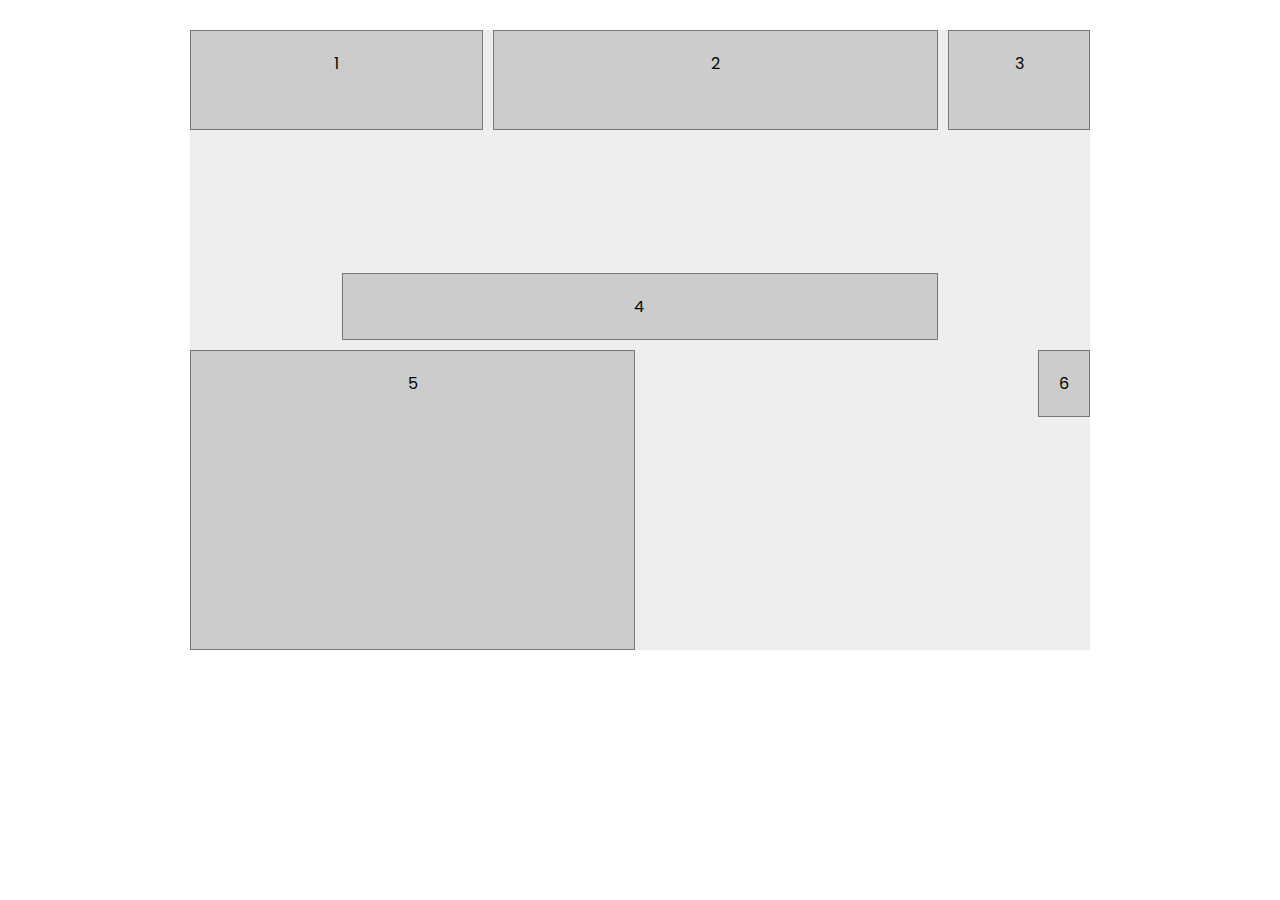
<file: 1 - basics/index.html>
<html lang="en">
<head>
  <meta charset="UTF-8">
  <meta http-equiv="X-UA-Compatible" content="IE=edge">
  <meta name="viewport" content="width=device-width, initial-scale=1.0">
  <title>CSS Grid Basics</title>
  <link rel="stylesheet" href="styles.css">
</head>
<body>
    <div class="grid-container">
        <div>1</div>
        <div>2</div>
        <div>3</div>
        <div>4</div>
        <div>5</div>
        <div>6</div>
    </div>
</body>
</html>
</file>
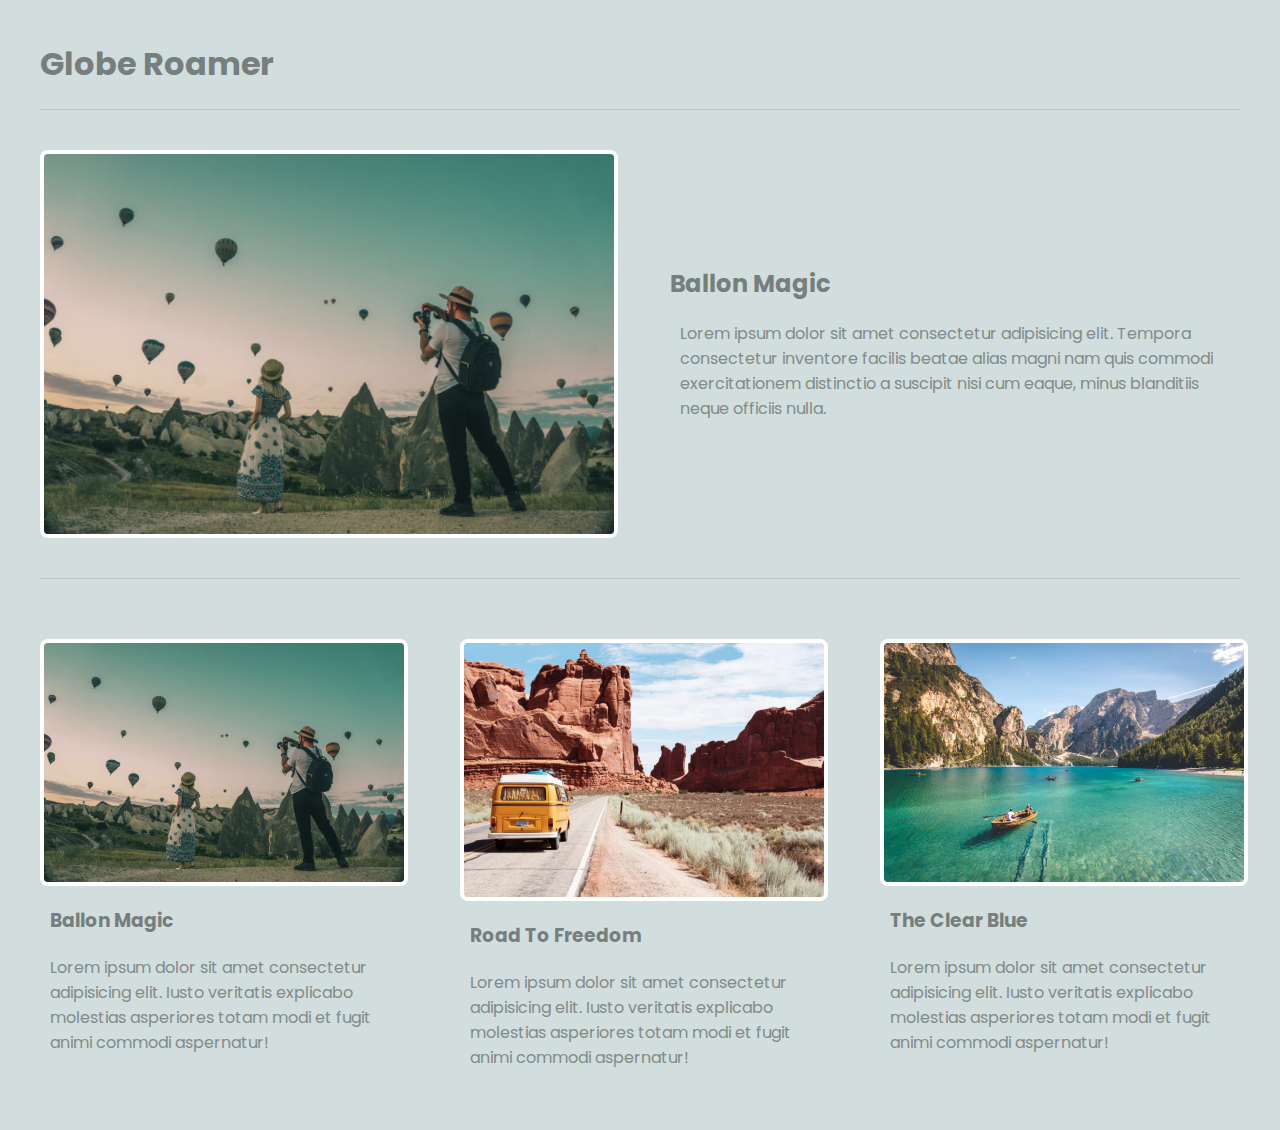
<file: 2 - multi-column/index.html>
<html lang="en">
<head>
  <meta charset="UTF-8">
  <meta http-equiv="X-UA-Compatible" content="IE=edge">
  <meta name="viewport" content="width=device-width, initial-scale=1.0">
  <title>Multi Column Blog Layout</title>
  <link rel="stylesheet" href="styles.css">
</head>
<body>
  <header>
    <h1>Globe Roamer</h1>
  </header>
    <main class="grid-container">
      <article class="featured">
          <img src="img/1.png" alt="featured img">
          <div>
              <h2>Ballon Magic</h2>
              <p>Lorem ipsum dolor sit amet consectetur adipisicing elit. Tempora consectetur inventore facilis
                 beatae alias magni nam quis commodi exercitationem distinctio a suscipit 
                 nisi cum eaque, minus blanditiis neque officiis nulla.</p>
          </div>
      </article>
      <article>
        <img src="img/1.png" alt="featured img">
        <div>
          <h3>Ballon Magic</h3>
          <p>Lorem ipsum dolor sit amet consectetur adipisicing elit. 
            Iusto veritatis explicabo molestias asperiores totam modi et fugit animi commodi aspernatur!</p>
        </div>
      </article>
      <article>
        <img src="img/2.png" alt="featured img">
        <div>
          <h3>Road To Freedom</h3>
          <p>Lorem ipsum dolor sit amet consectetur adipisicing elit. 
            Iusto veritatis explicabo molestias asperiores totam modi et fugit animi commodi aspernatur!</p>
        </div>
      </article>
      <article>
        <img src="img/3.png" alt="featured img">
        <div>
          <h3>The Clear Blue</h3>
          <p>Lorem ipsum dolor sit amet consectetur adipisicing elit. 
            Iusto veritatis explicabo molestias asperiores totam modi et fugit animi commodi aspernatur!</p>
        </div>
      </article>
    </main>
</body>
</html>
</file>
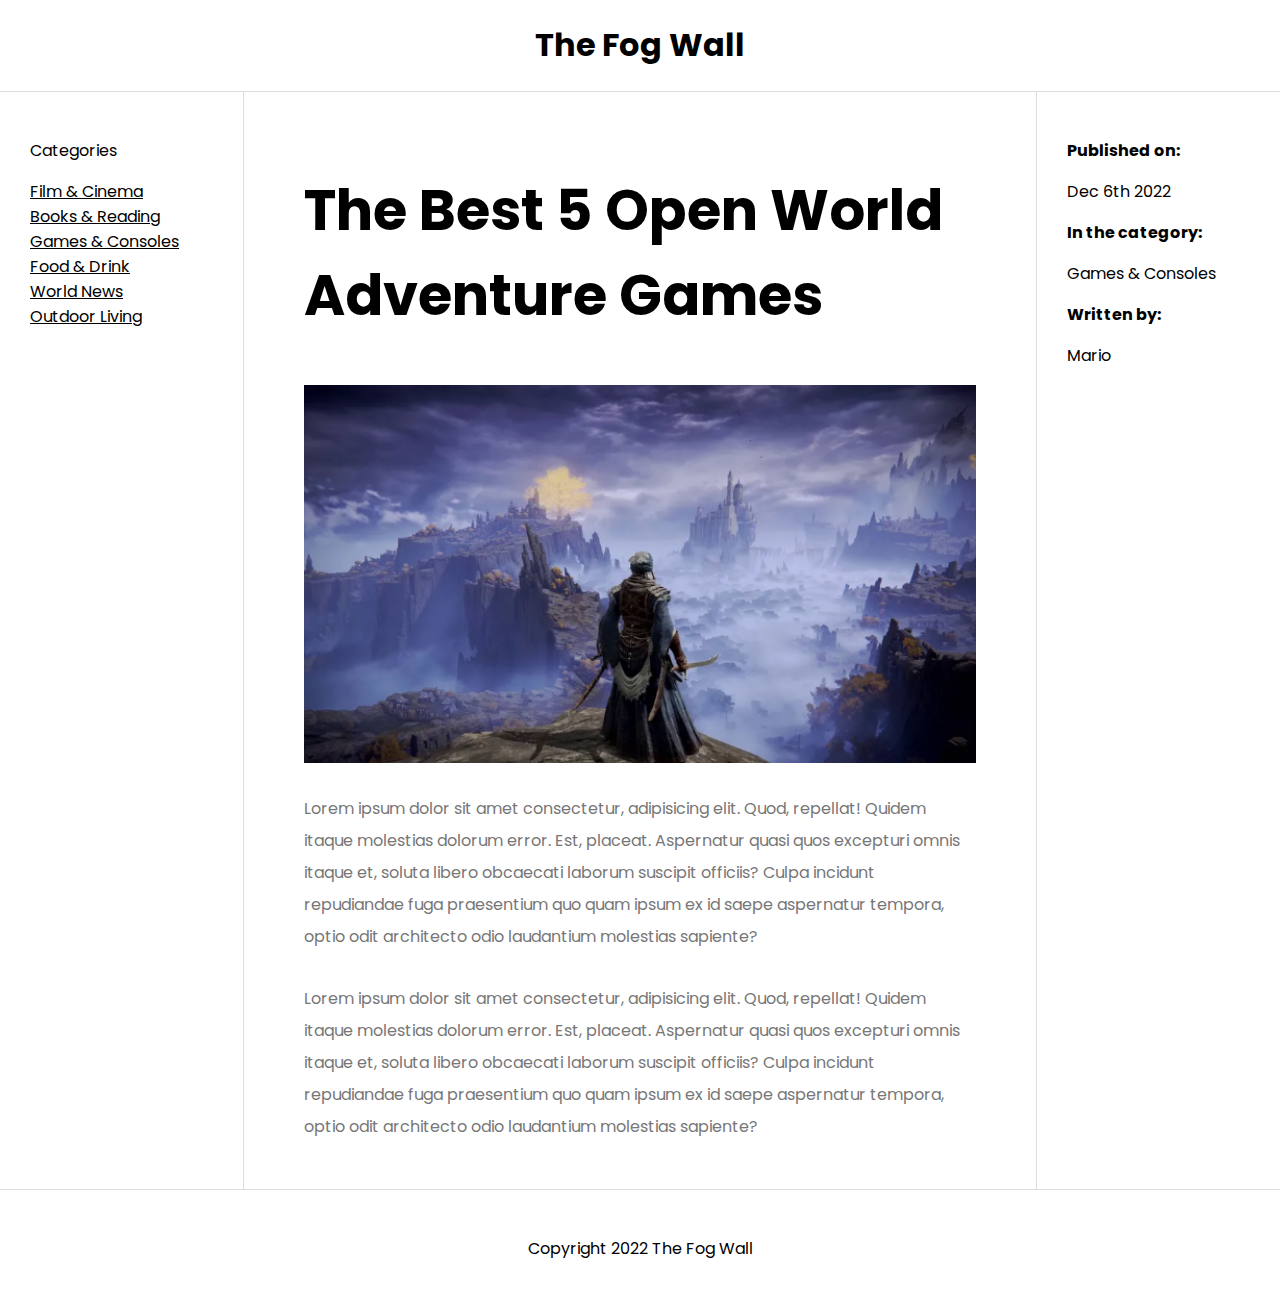
<file: 3 - holy-grail/index.html>
<html lang="en">
<head>
  <meta charset="UTF-8">
  <meta http-equiv="X-UA-Compatible" content="IE=edge">
  <meta name="viewport" content="width=device-width, initial-scale=1.0">
  <title>Holy Grail Layout</title>
  <link rel="stylesheet" href="styles.css">
</head>
<body>
  <div class="grid-container">
      <header>
          <h1>The Fog Wall</h1>
      </header>
      <nav>
        <p>Categories</p>
        <li>Film & Cinema</li>
        <li>Books & Reading</li>
        <li>Games & Consoles</li>
        <li>Food & Drink</li>
        <li>World News</li>
        <li>Outdoor Living</li>
      </nav>
      <article>
          <h2>The Best 5 Open World Adventure Games</h2>
          <img src="img/banner.png" alt="article banner">
          <p>Lorem ipsum dolor sit amet consectetur, adipisicing elit. Quod, repellat! Quidem itaque molestias dolorum error. 
            Est, placeat. Aspernatur quasi quos excepturi omnis itaque et, soluta libero obcaecati laborum suscipit officiis? 
            Culpa incidunt repudiandae fuga praesentium quo quam ipsum ex id saepe aspernatur tempora, optio
            odit architecto odio laudantium molestias sapiente?</p>
          <p>Lorem ipsum dolor sit amet consectetur, adipisicing elit. Quod, repellat! Quidem itaque molestias dolorum error. 
            Est, placeat. Aspernatur quasi quos excepturi omnis itaque et, soluta libero obcaecati laborum suscipit officiis? 
            Culpa incidunt repudiandae fuga praesentium quo quam ipsum ex id saepe aspernatur tempora, optio
            odit architecto odio laudantium molestias sapiente?</p>
      </article>
      <aside>
        <ul>
          <li>
              <p><strong>Published on:</strong></p>
              <p>Dec 6th 2022</p>
          </li>
          <li>
            <p><strong>In the category:</strong></p>
            <p>Games & Consoles</p>
        </li>
        <li>
          <p><strong>Written by:</strong></p>
          <p>Mario</p>
      </li>
        </ul>
      </aside>
      <footer>
        <p>Copyright 2022 The Fog Wall</p>
      </footer>
  </div>
</body>
</html>
</file>
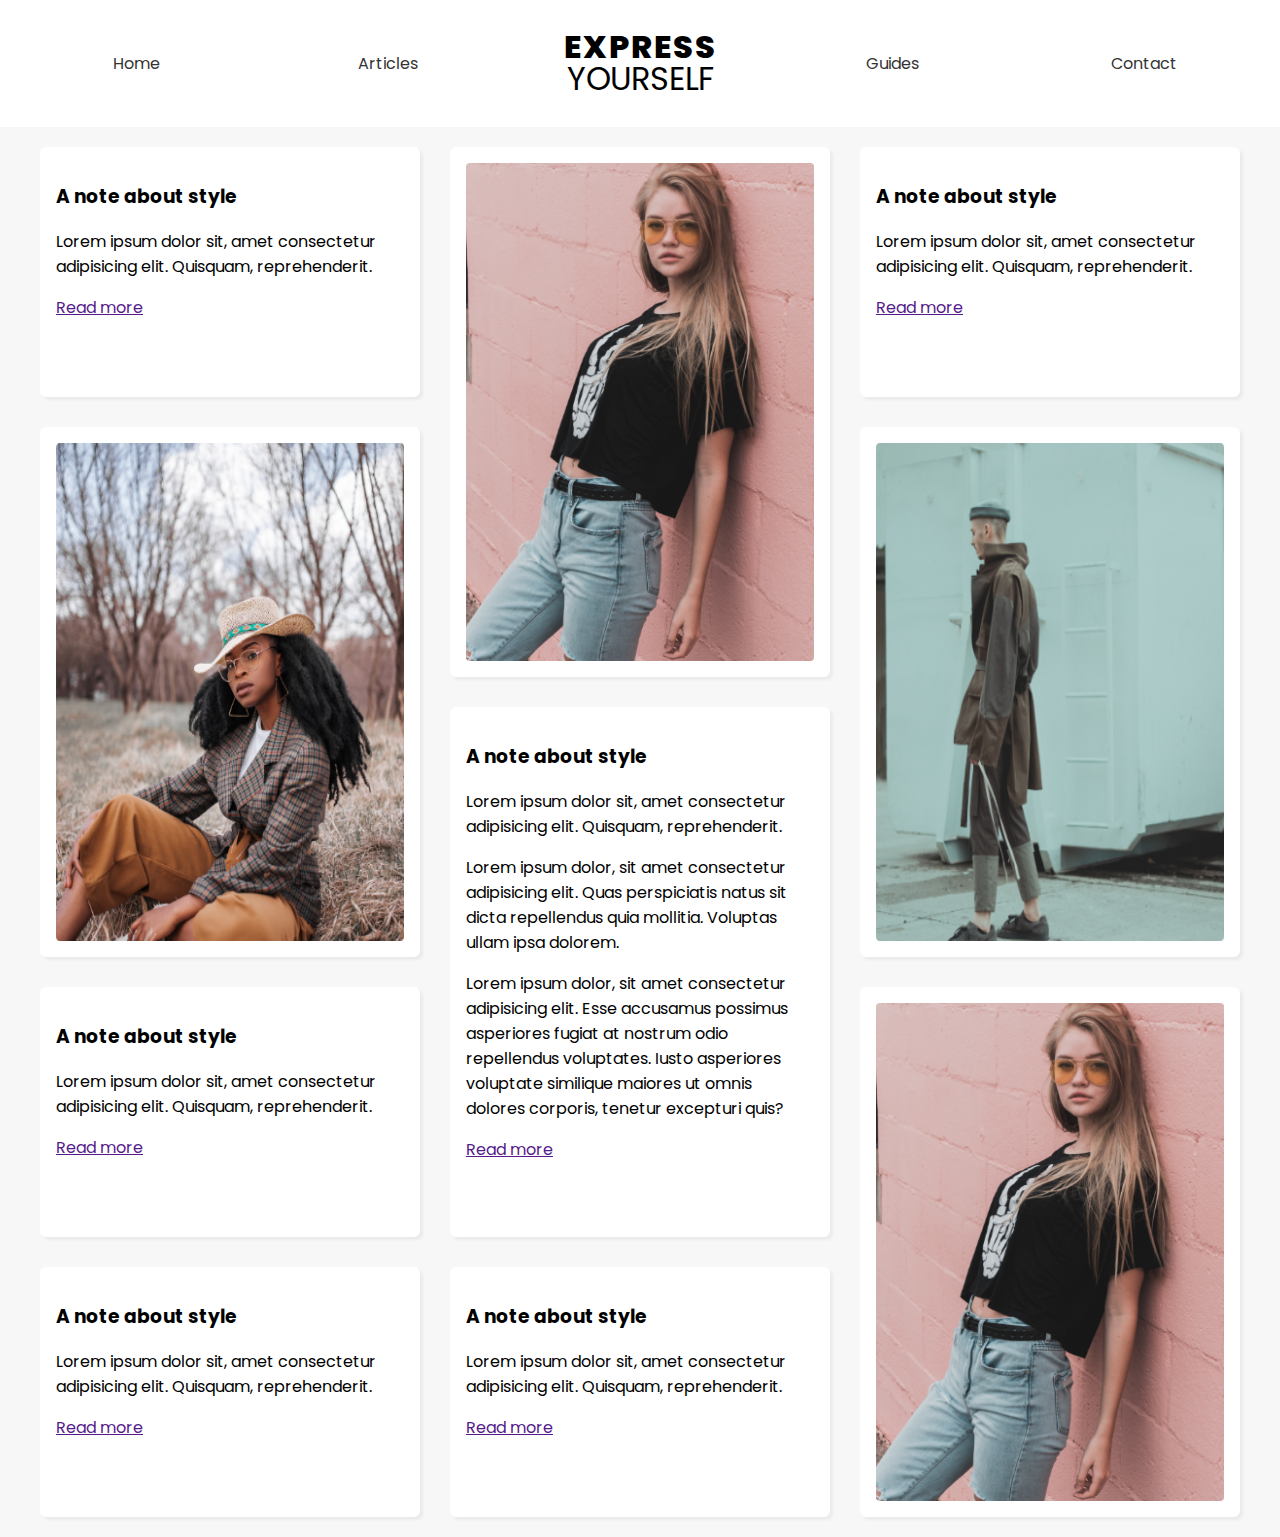
<file: 4 - masonry/index.html>
<html lang="en">
<head>
  <meta charset="UTF-8">
  <meta http-equiv="X-UA-Compatible" content="IE=edge">
  <meta name="viewport" content="width=device-width, initial-scale=1.0">
  <title>Masonry Style Layout</title>
  <link rel="stylesheet" href="styles.css">
</head>
<body>
  <header>
      <nav>
          <a href="/">Home</a>
          <a href="">Articles</a>
          <h1>
            <div>Express</div>
            <div>Yourself</div>
          </h1>
          <a href="/">Guides</a>
          <a href="">Contact</a>
      </nav>
  </header>
  <main>
    <div class="short">
      <h3>A note about style</h3>
      <p>Lorem ipsum dolor sit, amet consectetur adipisicing elit. Quisquam, reprehenderit.</p>
      <a href="">Read more</a>
    </div>
    <div class="tall">
      <img src="img/1.png" alt="model">
    </div>
    <div class="short">
      <h3>A note about style</h3>
      <p>Lorem ipsum dolor sit, amet consectetur adipisicing elit. Quisquam, reprehenderit.</p>
      <a href="">Read more</a>
    </div>
    <div class="tall">
      <img src="img/2.png" alt="model">
    </div>
    <div class="tall">
      <img src="img/3.png" alt="model">
    </div>
    <div class="tall">
      <h3>A note about style</h3>
      <p>Lorem ipsum dolor sit, amet consectetur adipisicing elit. Quisquam, reprehenderit.</p>
      <p>Lorem ipsum dolor, sit amet consectetur adipisicing elit. Quas perspiciatis natus sit dicta repellendus quia mollitia. Voluptas ullam ipsa dolorem.</p>
      <p>Lorem ipsum dolor, sit amet consectetur adipisicing elit. Esse accusamus possimus asperiores fugiat at nostrum odio repellendus voluptates. Iusto asperiores voluptate similique maiores ut omnis dolores corporis, tenetur excepturi quis?</p>
      <a href="">Read more</a>
    </div>
    <div class="short">
      <h3>A note about style</h3>
      <p>Lorem ipsum dolor sit, amet consectetur adipisicing elit. Quisquam, reprehenderit.</p>
      <a href="">Read more</a>
    </div>
    <div class="tall">
      <img src="img/1.png" alt="model">
    </div>
    <div class="short">
      <h3>A note about style</h3>
      <p>Lorem ipsum dolor sit, amet consectetur adipisicing elit. Quisquam, reprehenderit.</p>
      <a href="">Read more</a>
    </div>
    <div class="short">
      <h3>A note about style</h3>
      <p>Lorem ipsum dolor sit, amet consectetur adipisicing elit. Quisquam, reprehenderit.</p>
      <a href="">Read more</a>
    </div>
  </main>
</body>
</html>
</file>
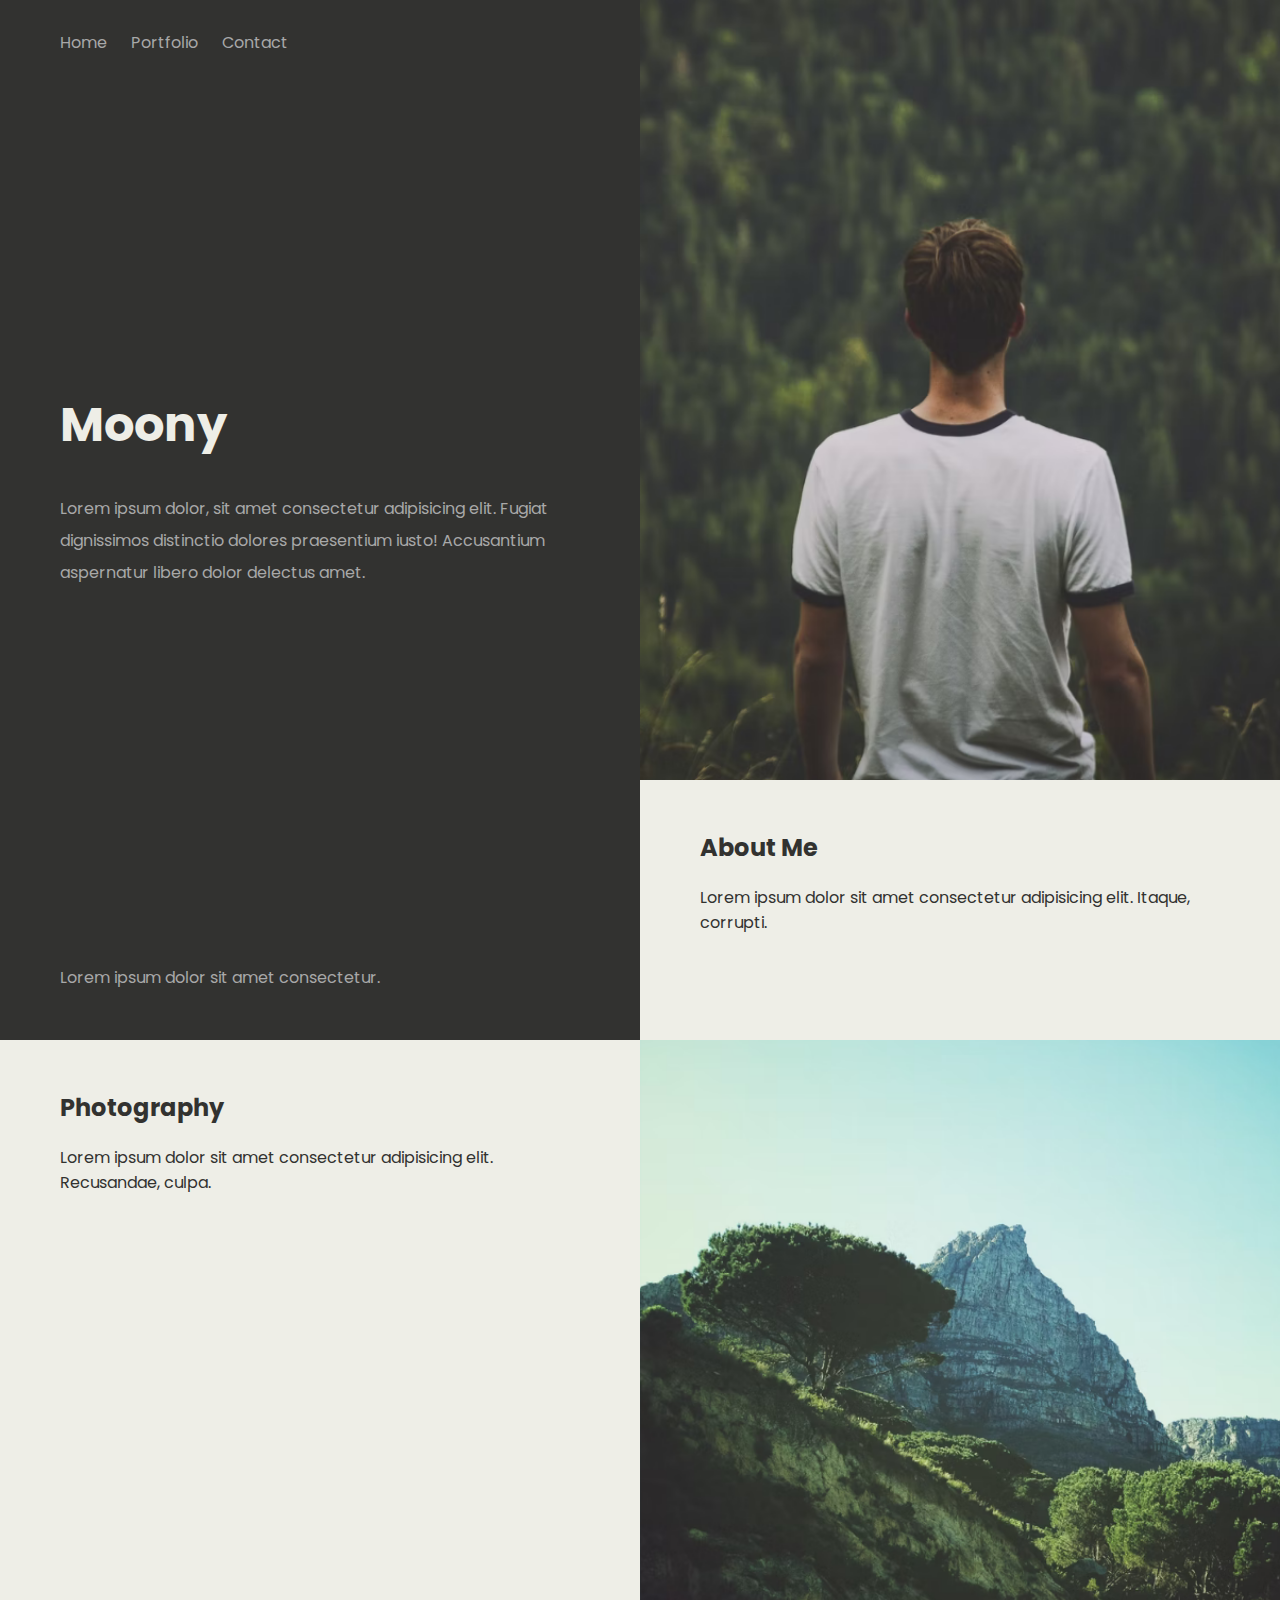
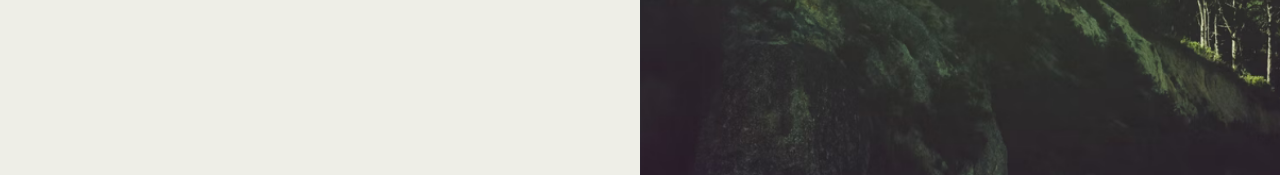
<file: 5 - portfolio/index.html>
<html lang="en">
<head>
  <meta charset="UTF-8">
  <meta http-equiv="X-UA-Compatible" content="IE=edge">
  <meta name="viewport" content="width=device-width, initial-scale=1.0">
  <title>Portfolio Full-Screen Layout</title>
  <link rel="stylesheet" href="styles.css">
</head>
<body>
  <main>
    <div class="panel welcome">
      <nav>
        <a href="">Home</a>
        <a href="">Portfolio</a>
        <a href="">Contact</a>
      </nav>
      <div>
        <h1>Moony</h1>
        <p>Lorem ipsum dolor, sit amet consectetur adipisicing elit. Fugiat dignissimos distinctio dolores praesentium iusto! Accusantium aspernatur libero dolor delectus amet.</p>
      </div>
      <footer>
        <p>Lorem ipsum dolor sit amet consectetur.</p>
      </footer>
    </div>
    <div class="panel about">
      <img src="img/1.png" alt="main pic">
      <div class="text">
        <h2>About Me</h2>
        <p>Lorem ipsum dolor sit amet consectetur adipisicing elit. Itaque, corrupti.</p>
      </div>
    </div>
    <div class="panel photos">
      <div class="text">
        <h2>Photography</h2>
        <p>Lorem ipsum dolor sit amet consectetur adipisicing elit. Recusandae, culpa.</p>
      </div>
      <img src="img/2.png" alt="landscape pic">
    </div>
  </main>
</body>
</html>
</file>
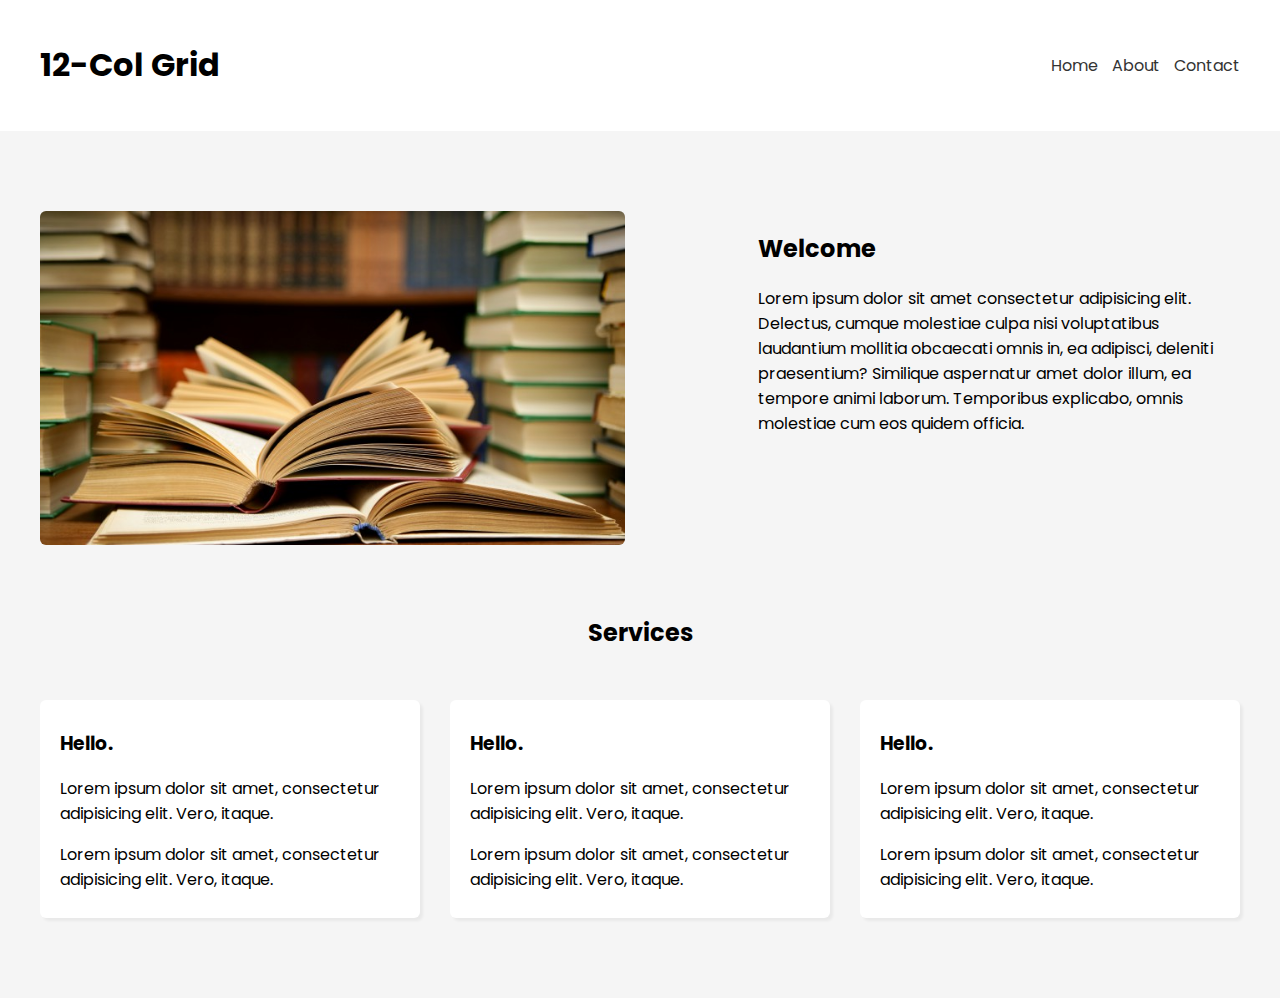
<file: 6 - twelve-col/index.html>
<html lang="en">
<head>
  <meta charset="UTF-8">
  <meta http-equiv="X-UA-Compatible" content="IE=edge">
  <meta name="viewport" content="width=device-width, initial-scale=1.0">
  <title>12-Column Grid</title>
  <link rel="stylesheet" href="styles.css">
</head>
<body>
    <header class="grid">
      <h1>12-Col Grid</h1>
      <nav>
        <a href="">Home</a>
        <a href="">About</a>
        <a href="">Contact</a>
      </nav>
    </header>
    <main class="grid">
      <img src="./books-700x400.jpg" alt="bill murray">
      <div class="welcome">
        <h2>Welcome</h2>
        <p>Lorem ipsum dolor sit amet consectetur adipisicing elit. Delectus, cumque molestiae culpa nisi voluptatibus laudantium mollitia obcaecati omnis in, ea adipisci, deleniti praesentium? Similique aspernatur amet dolor illum, ea tempore animi laborum. Temporibus explicabo, omnis molestiae cum eos quidem officia.</p>
      </div>
      <h2>Services</h2>
      <div class="card">
        <h3>Hello.</h3>
        <p>Lorem ipsum dolor sit amet, consectetur adipisicing elit. Vero, itaque.</p>
        <p>Lorem ipsum dolor sit amet, consectetur adipisicing elit. Vero, itaque.</p>
      </div>
      <div class="card">
        <h3>Hello.</h3>
        <p>Lorem ipsum dolor sit amet, consectetur adipisicing elit. Vero, itaque.</p>
        <p>Lorem ipsum dolor sit amet, consectetur adipisicing elit. Vero, itaque.</p>
      </div>
      <div class="card">
        <h3>Hello.</h3>
        <p>Lorem ipsum dolor sit amet, consectetur adipisicing elit. Vero, itaque.</p>
        <p>Lorem ipsum dolor sit amet, consectetur adipisicing elit. Vero, itaque.</p>
      </div>
    </main>
</body>
</html>
</file>
<file: 1 - basics/styles.css>
@import url('https://fonts.googleapis.com/css2?family=Poppins:wght@200;400;500;600;800&family=VT323&display=swap');

body {
  margin: 30px;
  font-family: "Poppins";
}

.grid-container{
  display: grid;
  background: #eee;
  max-width: 900px;
  margin:0 auto;
  grid-template-columns: repeat(6,1fr);
  grid-template-rows: 100px 200px 300px;
  gap: 10px;
  justify-items: stretch;
  align-items: stretch;

}

.grid-container > div {
  background: #ccc;
  text-align: center;
  padding: 20px;
  border: 1px solid #777;
}

.grid-container > div:nth-child(1){
  grid-column: 1 / span 2;
}

.grid-container > div:nth-child(2){
  grid-column: 3/ span 3;
}

.grid-container > div:nth-child(3){
  grid-column: span 1;
}

.grid-container > div:nth-child(4){
  grid-column: 2 / 6;
  align-self: end;
}

.grid-container > div:nth-child(5){
  grid-column: span 3;
}

.grid-container > div:nth-child(6){
  grid-column: span 3;
  justify-self: end;
  align-self: start;
}
</file>
<file: 2 - multi-column/styles.css>
@import url('https://fonts.googleapis.com/css2?family=Poppins:wght@200;400;500;600;800&family=VT323&display=swap');

body {
  margin: 20px;
  font-family: "Poppins";
  background: #d1dedd;
}
ul, li {
  padding: 0;
  list-style-type: none;
}
h1,h2,h3 {
  color: #767f7e;
}
p {
  color: #828b8a;
}

header{
  max-width: 1200px;
  margin: 40px auto;
  border-bottom: 1px solid #bbc7c7;
}

.grid-container{
  display: grid;
  grid-template-columns: 1fr 1fr 1fr;
  gap: 60px;
  max-width: 1200px;
  margin: 40px auto;
}

article.featured {
  grid-column: 1 /span 3;
  display: grid;
  grid-template-columns: 1fr 1fr;
  gap: 60px;
  align-items: center;
  border-bottom: 1px solid #bbc7c7;
  padding-bottom: 40px;
}

article img, article.featured img {
  width:100%;
  border:4px solid #fff;
  border-radius: 8px;
}

 article p , article h3 {
  margin: 20px 10px;
} 

/* responsive */
@media screen and (max-width:980px){
  article{
    grid-column: span 3;
    display: grid;
    grid-template-columns: 1fr 1fr;
    gap: 60px;
    align-items: center;
  }
}

@media screen and (max-width:760px){
  article, article.featured{
    display: block;
    margin: 0 20px;
  }
}
</file>
<file: 3 - holy-grail/styles.css>
@import url('https://fonts.googleapis.com/css2?family=Poppins:wght@200;400;500;600;800&family=VT323&display=swap');

body {
  margin: 0;
  font-family: "Poppins";
}
ul, li {
  padding: 0;
  list-style-type: none;
}

.grid-container{
  display: grid;
  grid-template-columns:1fr 3fr 1fr;
  column-gap: 30px;
}

header{
grid-column: span 3;
 text-align: center;
 border-bottom: 1px solid #ddd;
}

nav{
  padding: 30px;
  border-right: 1px solid #ddd;
}

nav li {
  text-decoration: underline;
}

article{
  padding: 30px;
}

article h2{
  font-size: 3.5em;
  max-width: 800px;
}

article img {
  width: 100%;
}

article p {
  margin-top: 30px;
  line-height: 2em;
  color:#777;
} 

aside{
  padding: 30px;
  border-left: 1px solid #ddd;
}

footer{
  grid-column: span 3;
  text-align: center;
  border-top:1px solid #ddd;
  padding: 30px;
}

/* responsive */

@media screen and (max-width:1200px) {
  nav{
    grid-column: span 3;
    border-right: 0;
    border-bottom: 1px solid #ddd;
  }
  nav li {
    display: inline-block;
    margin-right: 10px;
  }
  article{
    grid-column: span 2;
  }
  aside{
    padding: 16px;
  }
}

@media screen and (max-width:980px){
  nav, article, aside {
    grid-column: span 3;
  }
  aside{
    border-left: 0;
    border-top: 1px solid #ddd;
  }
  article h2 {
    font-size: 2.5em;
  }
}
</file>
<file: 4 - masonry/styles.css>
@import url('https://fonts.googleapis.com/css2?family=Poppins:wght@200;400;500;600;800&family=VT323&display=swap');

body{
  margin: 0;
  font-family: "Poppins";
  background: #f7f7f7;
}

header{
  background: #fff;
  padding:10px;
}

nav{
  max-width: 1400px;
  margin: 0 auto;
  display: grid;
  grid-template-columns: repeat(5,1fr);
  text-align: center;
  align-items: center;
}

nav a {
  text-decoration: none;
  color: #333;
}
nav h1 {
  text-transform: uppercase;
  line-height: 1em;
}

nav h1 div:first-child{
  font-weight: 800;
  letter-spacing: 1.5px;
}

nav h1 div:last-child{
  font-weight: 400;
}

main {
  max-width: 1200px;
  margin: 0 auto;
  padding: 20px;
  display: grid;
  grid-template-columns: 1fr 1fr 1fr;
  grid-auto-rows: 250px;
  gap: 30px;
}

main div {
  overflow: hidden;
  background: #fff;
  border: 16px solid #fff;
  border-radius: 6px;
  box-shadow: 3px 3px 3px rgba(0,0,0,0.05);
}

main img {
  width:100%;
  height: 100%;
}

main .short {
  grid-row: span 1
}

main .tall {
  grid-row: span 2
}

@media screen and (max-width:960px){
  main{
  grid-template-columns: 1fr 1fr;

  }
}

@media screen and (max-width:620px){
  main{
  grid-template-columns: 1fr;
  max-width: 400px;
  margin: 20px auto;
  }
  nav{
    grid-template-columns: repeat(4,1fr);
  }
  nav h1{
    grid-column: 1 / span 4;
    grid-row: 1;
  }
}
</file>
<file: 5 - portfolio/styles.css>
@import url('https://fonts.googleapis.com/css2?family=Poppins:wght@200;400;500;600;800&family=VT323&display=swap');

body {
  margin: 0;
  font-family: "Poppins";
}

main {
  display: grid;
  grid-template-columns: 1.2fr 1fr 1fr;
  min-height: 100%;
}
.panel {
  display: grid;
  grid-template-columns: 1fr;
}
.panel .text {
  background: #eeeee7;
  color: #323230;
  padding: 30px 60px;
}

/* welcome panel */
.panel.welcome {
  background: #323230;
  padding: 30px 60px;
  grid-auto-rows: 1fr;
}
.panel.welcome nav a {
  color: #a8a8a8;
  text-decoration: none;
  margin-right: 20px;
}
.panel.welcome p {
  color: #a8a8a8;
  max-width: 540px;
  line-height: 2em;
}
.panel.welcome h1 {
  color: #eeeee7;
  font-size: 3em;
}
.panel.welcome footer {
  align-self: end;
}

/* about panel */
.panel.about {
  grid-template-rows: 3fr 1fr;
  overflow: hidden;
}
.panel.about img {
  min-height: 100%;
  min-width: 100%;
}

/* photos panel */
.panel.photos {
  grid-template-rows: 1fr 3fr;
  overflow: hidden;
}
.panel.photos img {
  min-height: 100%;
  min-width: 100%;
}

@media screen and (max-width: 1400px) {
  main {
    grid-template-columns: 1fr 1fr;
  }
  .panel.photos {
    grid-column: span 2;
    grid-template-columns: 1fr 1fr;
    grid-template-rows: 1fr;
  }
}
@media screen and (max-width: 960px) {
  main {
    grid-template-columns: 1fr;
    grid-template-rows: 500px 400px 400px;
  }
  .panel.about {
    grid-column: span 2;
    grid-template-columns: 1fr 1fr;
    grid-template-rows: 1fr;
  }
  .panel img {
    width: 100%;
  }
}
@media screen and (max-width: 680px) {
  main {
    grid-template-rows: 700px 600px 600px;
  }
  .panel.about, .panel.photos {
    grid-column: span 1;
    grid-template-columns: 1fr;
    grid-template-rows: 1fr 1fr;
    border-bottom: 1px solid #dcdcd0;
  }
  .panel img {
    width: 100%;
  }
}
</file>
<file: 6 - twelve-col/styles.css>
@import url('https://fonts.googleapis.com/css2?family=Poppins:wght@200;400;500;600;800&family=VT323&display=swap');

body {
  margin: 0;
  font-family: "Poppins";
  background: #f5f5f5;
}

.grid{
  display: grid;
  grid-template-columns: repeat(12,1fr);
  gap: 30px;
}

header{
  padding: 20px 40px;
  background: #fff;
  align-items: center;
}
header h1{
  grid-column: span 6;
}
header nav {
  grid-column: span 6;
  justify-self: end;
}

header nav a {
  color:#333;
  margin-left: 10px;
  text-decoration: none;
}

main {
  max-width: 1200px;
  margin: 60px auto;
  padding: 20px;
}

main img {
  grid-column: span 6;
  width: 100%;
  border-radius: 6px;
}

main .welcome {
  grid-column: 8 / span 5;
}

main >  h2{
  grid-column: span 12;
  text-align: center;
  font-size: 1.5em;
  padding-top: 20px;
}

main .card {
  grid-column: span 4;
  background: #fff;
  padding: 10px 20px;
  border-radius: 6px;
  box-shadow: 3px 3px 3px rgba(0, 0, 0, 0.05);
}

  @media screen and (max-width:960px){
    main img {
      grid-column: 2 / span 10;
    }
    main .welcome {
      grid-column: 3 / span 8;
      text-align: center;
    }
    main .card {
      grid-column:  3 / span 8;
    }
  }
</file>
